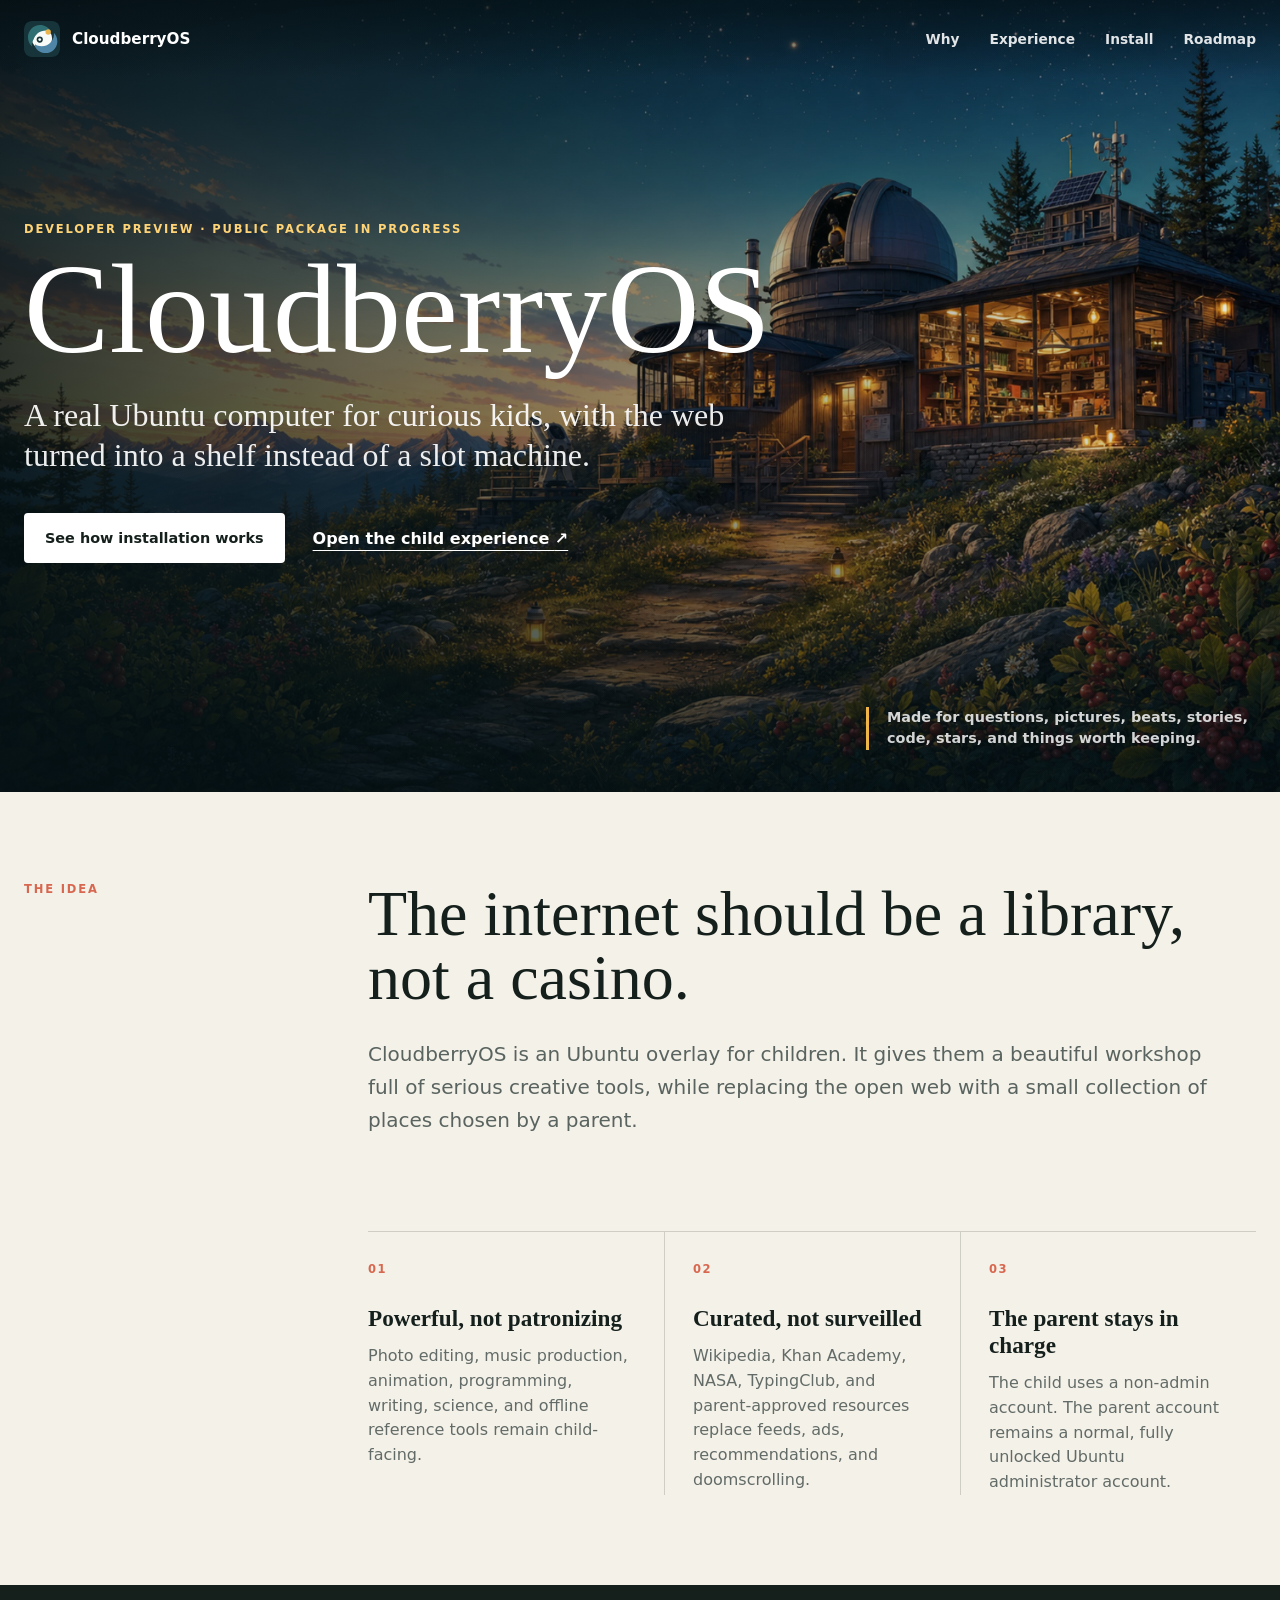
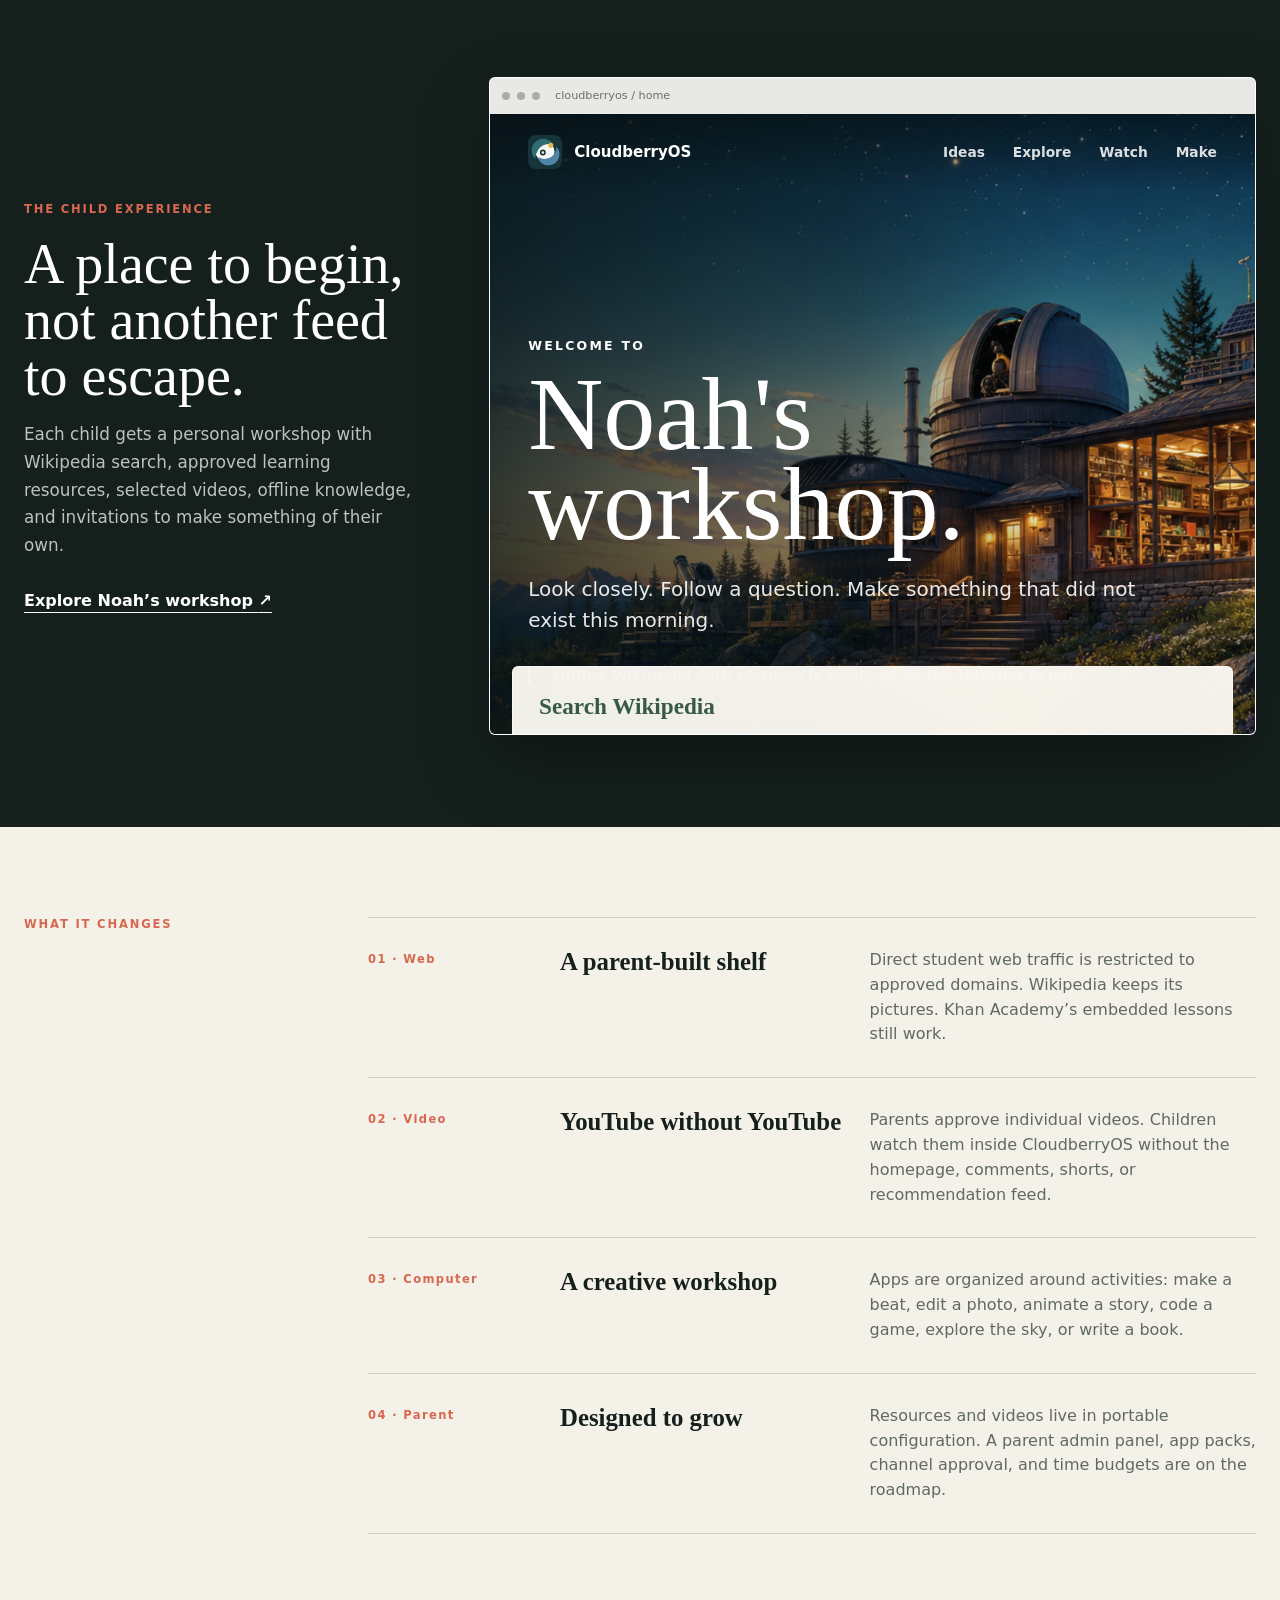
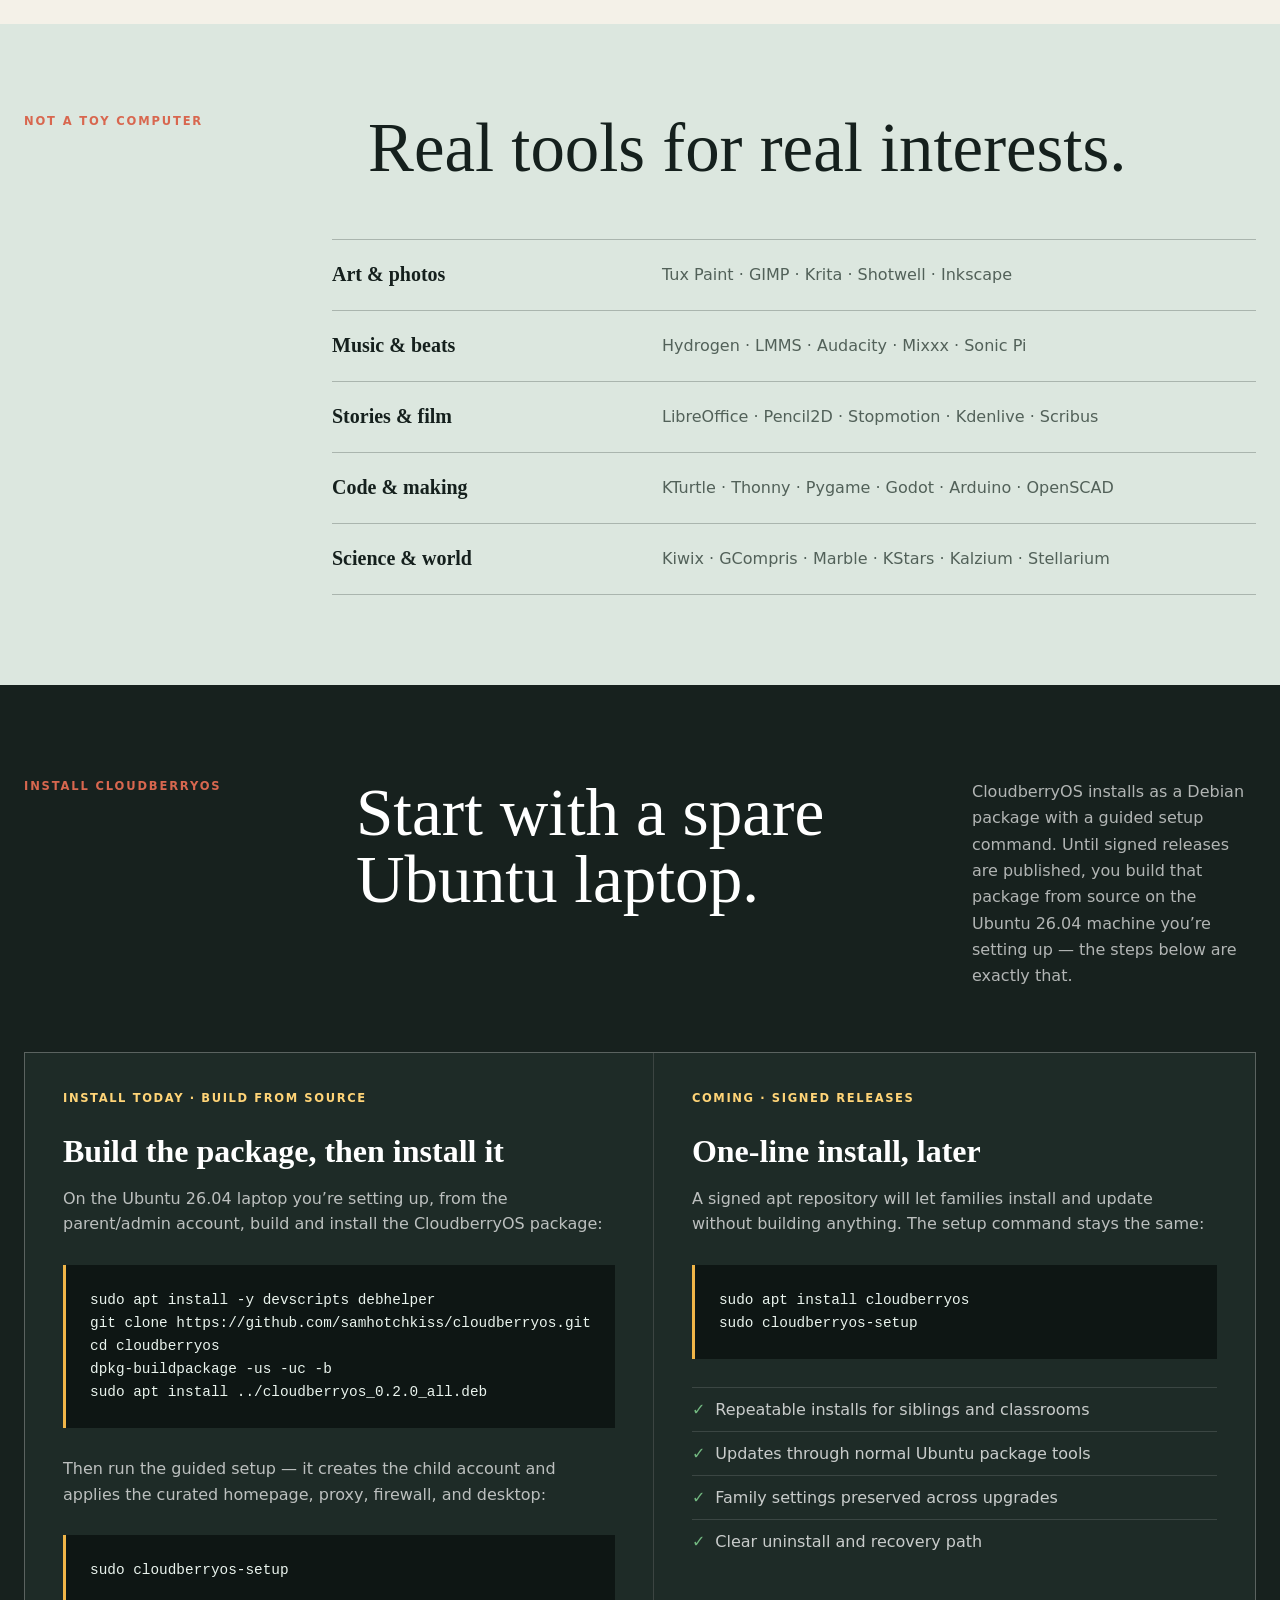
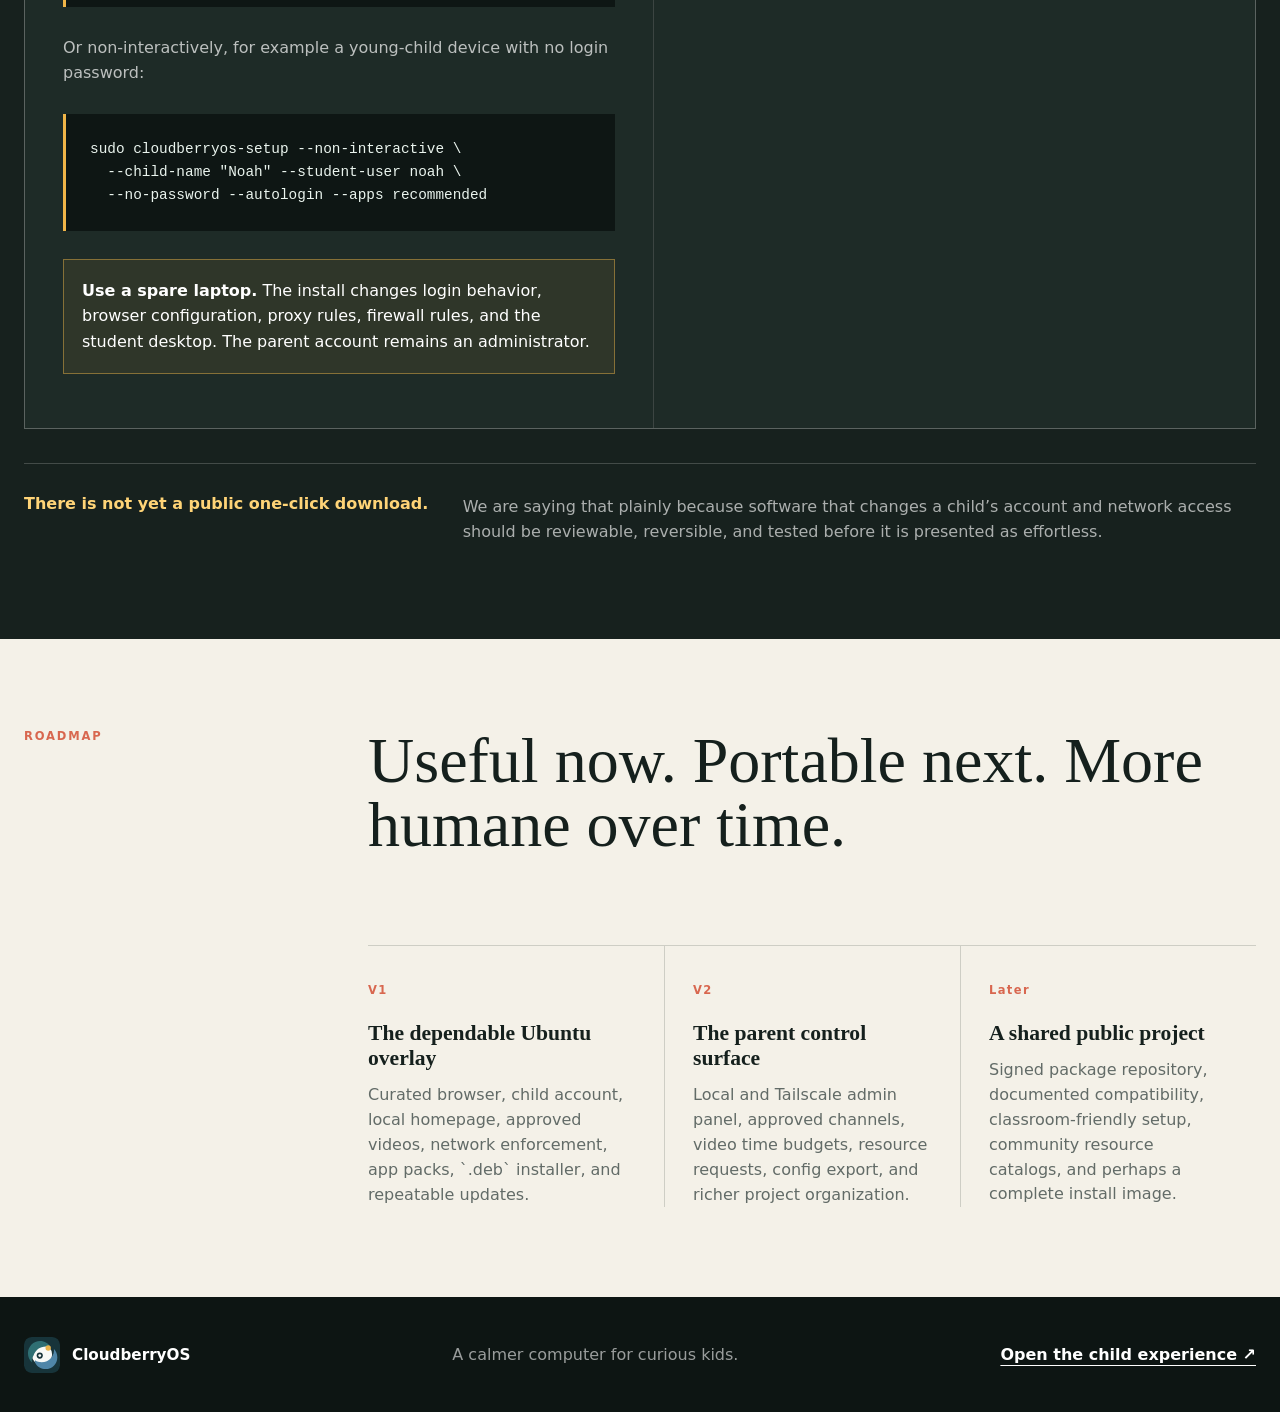
<file: index.html>
<!doctype html>
<html lang="en">
<head>
  <meta charset="utf-8" />
  <meta name="viewport" content="width=device-width, initial-scale=1" />
  <meta name="description" content="CloudberryOS turns Ubuntu into a calm, creative computer for children, with a curated web and a fully unlocked parent account." />
  <title>CloudberryOS — Ubuntu for curious kids</title>
  <meta name="theme-color" content="#17343a" />
  <link rel="canonical" href="https://cloudberryos.org/" />

  <!-- Open Graph / social share card -->
  <meta property="og:type" content="website" />
  <meta property="og:site_name" content="CloudberryOS" />
  <meta property="og:title" content="CloudberryOS — a calm computer for curious kids" />
  <meta property="og:description" content="A curated Ubuntu computer for kids: the web as a shelf, not a slot machine. A curated homepage, parent-approved videos, and real creative tools." />
  <meta property="og:url" content="https://cloudberryos.org/" />
  <meta property="og:image" content="https://cloudberryos.org/assets/cloudberryos-og.png" />
  <meta property="og:image:type" content="image/png" />
  <meta property="og:image:width" content="1200" />
  <meta property="og:image:height" content="630" />
  <meta property="og:image:alt" content="CloudberryOS — the internet as a library, not a casino" />
  <meta name="twitter:card" content="summary_large_image" />
  <meta name="twitter:title" content="CloudberryOS — a calm computer for curious kids" />
  <meta name="twitter:description" content="A curated Ubuntu computer for kids: the web as a shelf, not a slot machine." />
  <meta name="twitter:image" content="https://cloudberryos.org/assets/cloudberryos-og.png" />

  <link rel="stylesheet" href="/assets/cloudberryos-public.css" />
</head>
<body>
  <header class="hero" id="top">
    <nav class="nav" aria-label="Main navigation">
      <a class="brand" href="#top">
        <img src="/assets/icons/cloudberryos-browser.svg" alt="" />
        <span>CloudberryOS</span>
      </a>
      <div class="nav-links">
        <a href="#why">Why</a>
        <a href="#experience">Experience</a>
        <a href="#install">Install</a>
        <a href="#roadmap">Roadmap</a>
      </div>
    </nav>

    <div class="hero-copy">
      <p class="status">Developer preview · Public package in progress</p>
      <h1>CloudberryOS</h1>
      <p class="hero-lede">A real Ubuntu computer for curious kids, with the web turned into a shelf instead of a slot machine.</p>
      <div class="hero-actions">
        <a class="primary-action" href="#install">See how installation works</a>
        <a class="text-action" href="/home/index.html">Open the child experience <span aria-hidden="true">↗</span></a>
      </div>
    </div>

    <p class="hero-note">Made for questions, pictures, beats, stories, code, stars, and things worth keeping.</p>
  </header>

  <main>
    <section class="manifesto" id="why">
      <div class="section-label">The idea</div>
      <div class="manifesto-copy">
        <h2>The internet should be a library, not a casino.</h2>
        <p>CloudberryOS is an Ubuntu overlay for children. It gives them a beautiful workshop full of serious creative tools, while replacing the open web with a small collection of places chosen by a parent.</p>
      </div>
      <div class="principles">
        <article>
          <span>01</span>
          <h3>Powerful, not patronizing</h3>
          <p>Photo editing, music production, animation, programming, writing, science, and offline reference tools remain child-facing.</p>
        </article>
        <article>
          <span>02</span>
          <h3>Curated, not surveilled</h3>
          <p>Wikipedia, Khan Academy, NASA, TypingClub, and parent-approved resources replace feeds, ads, recommendations, and doomscrolling.</p>
        </article>
        <article>
          <span>03</span>
          <h3>The parent stays in charge</h3>
          <p>The child uses a non-admin account. The parent account remains a normal, fully unlocked Ubuntu administrator account.</p>
        </article>
      </div>
    </section>

    <section class="experience" id="experience">
      <div class="experience-copy">
        <p class="eyebrow">The child experience</p>
        <h2>A place to begin, not another feed to escape.</h2>
        <p>Each child gets a personal workshop with Wikipedia search, approved learning resources, selected videos, offline knowledge, and invitations to make something of their own.</p>
        <a href="/home/index.html">Explore Noah’s workshop <span aria-hidden="true">↗</span></a>
      </div>
      <div class="browser-preview" aria-label="Preview of the CloudberryOS child homepage">
        <div class="browser-bar" aria-hidden="true">
          <span></span><span></span><span></span>
          <p>cloudberryos / home</p>
        </div>
        <iframe src="/home/index.html" title="Noah's CloudberryOS workshop" loading="lazy"></iframe>
      </div>
    </section>

    <section class="what-it-does">
      <div class="section-label">What it changes</div>
      <div class="feature-rows">
        <article>
          <p>01 · Web</p>
          <h3>A parent-built shelf</h3>
          <span>Direct student web traffic is restricted to approved domains. Wikipedia keeps its pictures. Khan Academy’s embedded lessons still work.</span>
        </article>
        <article>
          <p>02 · Video</p>
          <h3>YouTube without YouTube</h3>
          <span>Parents approve individual videos. Children watch them inside CloudberryOS without the homepage, comments, shorts, or recommendation feed.</span>
        </article>
        <article>
          <p>03 · Computer</p>
          <h3>A creative workshop</h3>
          <span>Apps are organized around activities: make a beat, edit a photo, animate a story, code a game, explore the sky, or write a book.</span>
        </article>
        <article>
          <p>04 · Parent</p>
          <h3>Designed to grow</h3>
          <span>Resources and videos live in portable configuration. A parent admin panel, app packs, channel approval, and time budgets are on the roadmap.</span>
        </article>
      </div>
    </section>

    <section class="apps">
      <div class="apps-heading">
        <p class="eyebrow">Not a toy computer</p>
        <h2>Real tools for real interests.</h2>
      </div>
      <div class="app-groups">
        <div><span>Art & photos</span><p>Tux Paint · GIMP · Krita · Shotwell · Inkscape</p></div>
        <div><span>Music & beats</span><p>Hydrogen · LMMS · Audacity · Mixxx · Sonic Pi</p></div>
        <div><span>Stories & film</span><p>LibreOffice · Pencil2D · Stopmotion · Kdenlive · Scribus</p></div>
        <div><span>Code & making</span><p>KTurtle · Thonny · Pygame · Godot · Arduino · OpenSCAD</p></div>
        <div><span>Science & world</span><p>Kiwix · GCompris · Marble · KStars · Kalzium · Stellarium</p></div>
      </div>
    </section>

    <section class="install" id="install">
      <div class="install-heading">
        <p class="eyebrow">Install CloudberryOS</p>
        <h2>Start with a spare Ubuntu laptop.</h2>
        <p>CloudberryOS installs as a Debian package with a guided setup command. Until signed releases are published, you build that package from source on the Ubuntu 26.04 machine you’re setting up — the steps below are exactly that.</p>
      </div>

      <div class="install-grid">
        <article class="available-now">
          <div class="install-state">Install today · Build from source</div>
          <h3>Build the package, then install it</h3>
          <p>On the Ubuntu 26.04 laptop you’re setting up, from the parent/admin account, build and install the CloudberryOS package:</p>
          <pre><code>sudo apt install -y devscripts debhelper
git clone https://github.com/samhotchkiss/cloudberryos.git
cd cloudberryos
dpkg-buildpackage -us -uc -b
sudo apt install ../cloudberryos_0.2.0_all.deb</code></pre>
          <p>Then run the guided setup — it creates the child account and applies the curated homepage, proxy, firewall, and desktop:</p>
          <pre><code>sudo cloudberryos-setup</code></pre>
          <p>Or non-interactively, for example a young-child device with no login password:</p>
          <pre><code>sudo cloudberryos-setup --non-interactive \
  --child-name "Noah" --student-user noah \
  --no-password --autologin --apps recommended</code></pre>
          <p class="warning"><strong>Use a spare laptop.</strong> The install changes login behavior, browser configuration, proxy rules, firewall rules, and the student desktop. The parent account remains an administrator.</p>
        </article>

        <article class="package-next">
          <div class="install-state">Coming · Signed releases</div>
          <h3>One-line install, later</h3>
          <p>A signed apt repository will let families install and update without building anything. The setup command stays the same:</p>
          <pre><code>sudo apt install cloudberryos
sudo cloudberryos-setup</code></pre>
          <ul>
            <li>Repeatable installs for siblings and classrooms</li>
            <li>Updates through normal Ubuntu package tools</li>
            <li>Family settings preserved across upgrades</li>
            <li>Clear uninstall and recovery path</li>
          </ul>
        </article>
      </div>

      <div class="install-truth">
        <strong>There is not yet a public one-click download.</strong>
        <span>We are saying that plainly because software that changes a child’s account and network access should be reviewable, reversible, and tested before it is presented as effortless.</span>
      </div>
    </section>

    <section class="roadmap" id="roadmap">
      <div class="section-label">Roadmap</div>
      <div class="roadmap-intro">
        <h2>Useful now. Portable next. More humane over time.</h2>
      </div>
      <div class="roadmap-columns">
        <article>
          <p>V1</p>
          <h3>The dependable Ubuntu overlay</h3>
          <span>Curated browser, child account, local homepage, approved videos, network enforcement, app packs, `.deb` installer, and repeatable updates.</span>
        </article>
        <article>
          <p>V2</p>
          <h3>The parent control surface</h3>
          <span>Local and Tailscale admin panel, approved channels, video time budgets, resource requests, config export, and richer project organization.</span>
        </article>
        <article>
          <p>Later</p>
          <h3>A shared public project</h3>
          <span>Signed package repository, documented compatibility, classroom-friendly setup, community resource catalogs, and perhaps a complete install image.</span>
        </article>
      </div>
    </section>
  </main>

  <footer>
    <a class="brand" href="#top">
      <img src="/assets/icons/cloudberryos-browser.svg" alt="" />
      <span>CloudberryOS</span>
    </a>
    <p>A calmer computer for curious kids.</p>
    <a href="/home/index.html">Open the child experience ↗</a>
  </footer>
</body>
</html>
</file>
<file: assets/cloudberryos-public.css>
:root {
  --ink: #15201d;
  --paper: #f4f1e8;
  --cream: #fffdf7;
  --forest: #315642;
  --lake: #176b78;
  --sun: #f0b548;
  --coral: #d8674f;
  --berry: #963f5d;
  --line: rgba(21, 32, 29, 0.17);
}

* { box-sizing: border-box; }
html { scroll-behavior: smooth; }
body {
  margin: 0;
  color: var(--ink);
  background: var(--paper);
  font-family: Inter, "Aptos", "Segoe UI", system-ui, sans-serif;
}
a { color: inherit; }

.hero {
  position: relative;
  min-height: 88vh;
  color: #fff;
  background:
    linear-gradient(90deg, rgba(5, 17, 20, 0.84), rgba(5, 17, 20, 0.33) 58%, rgba(5, 17, 20, 0.08)),
    linear-gradient(0deg, rgba(5, 17, 20, 0.66), transparent 45%),
    url("cloudberryos-wallpaper-3840.webp") center / cover;
  background-color: #132339;
}

.nav {
  display: flex;
  align-items: center;
  justify-content: space-between;
  gap: 32px;
  min-height: 78px;
  padding: 0 max(24px, calc((100% - 1320px) / 2));
  background: linear-gradient(180deg, rgba(4, 13, 16, 0.65), transparent);
}

.brand {
  display: inline-flex;
  align-items: center;
  gap: 12px;
  font-size: 0.95rem;
  font-weight: 850;
  text-decoration: none;
}
.brand img { width: 36px; height: 36px; border-radius: 7px; }
.nav-links { display: flex; gap: 30px; }
.nav-links a {
  color: rgba(255, 255, 255, 0.88);
  font-size: 0.86rem;
  font-weight: 750;
  text-decoration: none;
}
.nav-links a:hover,
.nav-links a:focus-visible { color: #fff; text-decoration: underline; text-underline-offset: 6px; }

.hero-copy {
  width: min(1320px, calc(100% - 48px));
  margin: 0 auto;
  padding: 16vh 0 15vh;
}
.status,
.eyebrow,
.section-label {
  margin: 0;
  color: var(--coral);
  font-size: 0.72rem;
  font-weight: 900;
  text-transform: uppercase;
  letter-spacing: 0.16em;
}
.hero .status { color: #ffd477; }
h1,
h2,
h3 { letter-spacing: 0; }
h1 {
  margin: 18px 0 0;
  font-family: Georgia, "Times New Roman", serif;
  font-size: 8rem;
  font-weight: 500;
  line-height: 0.87;
}
.hero-lede {
  max-width: 720px;
  margin: 30px 0 0;
  color: rgba(255, 255, 255, 0.92);
  font-family: Georgia, "Times New Roman", serif;
  font-size: 2rem;
  line-height: 1.25;
}
.hero-actions { display: flex; align-items: center; gap: 28px; margin-top: 38px; }
.primary-action {
  display: inline-flex;
  align-items: center;
  min-height: 50px;
  padding: 0 19px;
  border: 2px solid #fff;
  border-radius: 4px;
  color: var(--ink);
  background: #fff;
  font-size: 0.9rem;
  font-weight: 850;
  text-decoration: none;
}
.primary-action:hover,
.primary-action:focus-visible { color: #fff; background: var(--berry); border-color: var(--berry); }
.text-action { color: #fff; font-weight: 800; text-decoration: underline; text-underline-offset: 6px; }
.hero-note {
  position: absolute;
  right: max(24px, calc((100% - 1320px) / 2));
  bottom: 42px;
  max-width: 390px;
  margin: 0;
  padding-left: 18px;
  border-left: 3px solid var(--sun);
  color: rgba(255, 255, 255, 0.82);
  font-size: 0.9rem;
  font-weight: 700;
  line-height: 1.5;
}

.manifesto,
.what-it-does,
.roadmap {
  width: min(1320px, calc(100% - 48px));
  margin: 0 auto;
  padding: 90px 0;
}
.manifesto {
  display: grid;
  grid-template-columns: 0.25fr 0.75fr;
  gap: 48px;
}
.manifesto-copy h2,
.apps-heading h2,
.install-heading h2,
.roadmap-intro h2,
.experience-copy h2 {
  margin: 0;
  font-family: Georgia, "Times New Roman", serif;
  font-size: 4rem;
  font-weight: 500;
  line-height: 1;
}
.manifesto-copy > p {
  max-width: 850px;
  margin: 28px 0 0;
  color: #59635f;
  font-size: 1.25rem;
  line-height: 1.65;
}
.principles {
  grid-column: 2;
  display: grid;
  grid-template-columns: repeat(3, 1fr);
  margin-top: 46px;
  border-top: 1px solid var(--line);
}
.principles article { padding: 26px 28px 0 0; }
.principles article + article { padding-left: 28px; border-left: 1px solid var(--line); }
.principles span,
.feature-rows article > p,
.roadmap-columns article > p {
  color: var(--coral);
  font-size: 0.72rem;
  font-weight: 900;
  letter-spacing: 0.12em;
}
.principles h3 { margin: 28px 0 12px; font-family: Georgia, serif; font-size: 1.45rem; }
.principles p { margin: 0; color: #626b67; line-height: 1.55; }

.experience {
  display: grid;
  grid-template-columns: minmax(300px, 0.34fr) minmax(0, 0.66fr);
  gap: 70px;
  align-items: center;
  padding: 92px max(24px, calc((100% - 1320px) / 2));
  color: #fff;
  background: var(--ink);
}
.experience-copy h2 { margin-top: 20px; font-size: 3.5rem; }
.experience-copy > p:not(.eyebrow) { color: rgba(255, 255, 255, 0.72); font-size: 1.05rem; line-height: 1.65; }
.experience-copy > a { display: inline-block; margin-top: 14px; color: #fff; font-weight: 800; text-underline-offset: 6px; }
.browser-preview { overflow: hidden; border: 1px solid rgba(255, 255, 255, 0.25); border-radius: 6px; background: #fff; box-shadow: 0 28px 70px rgba(0, 0, 0, 0.32); }
.browser-bar { display: flex; align-items: center; gap: 7px; height: 36px; padding: 0 12px; color: #69716d; background: #e8e9e5; }
.browser-bar span { width: 8px; height: 8px; border-radius: 50%; background: #a8ada9; }
.browser-bar p { margin: 0 0 0 8px; font-size: 0.7rem; }
.browser-preview iframe { display: block; width: 100%; height: 620px; border: 0; background: var(--paper); }

.what-it-does { display: grid; grid-template-columns: 0.25fr 0.75fr; gap: 48px; }
.feature-rows { border-top: 1px solid var(--line); }
.feature-rows article { display: grid; grid-template-columns: 0.2fr 0.34fr 0.46fr; gap: 24px; padding: 30px 0; border-bottom: 1px solid var(--line); }
.feature-rows article > p { margin: 4px 0 0; }
.feature-rows h3 { margin: 0; font-family: Georgia, serif; font-size: 1.55rem; }
.feature-rows span { color: #606964; line-height: 1.55; }

.apps { padding: 90px max(24px, calc((100% - 1320px) / 2)); background: #dce7df; }
.apps-heading { display: grid; grid-template-columns: 0.25fr 0.75fr; gap: 48px; }
.apps-heading h2 { font-size: 4.3rem; }
.app-groups { margin: 56px 0 0 25%; border-top: 1px solid rgba(21, 32, 29, 0.25); }
.app-groups div { display: grid; grid-template-columns: 0.34fr 0.66fr; gap: 24px; padding: 23px 0; border-bottom: 1px solid rgba(21, 32, 29, 0.25); }
.app-groups span { font-family: Georgia, serif; font-size: 1.25rem; font-weight: 650; }
.app-groups p { margin: 0; color: #526159; line-height: 1.5; }

.install { padding: 94px max(24px, calc((100% - 1320px) / 2)); color: #fff; background: #17211e; }
.install-heading { display: grid; grid-template-columns: 0.25fr 0.5fr 0.25fr; gap: 48px; }
.install-heading h2 { grid-column: 2; font-size: 4.2rem; }
.install-heading > p:last-child { margin: 0; color: rgba(255, 255, 255, 0.67); line-height: 1.65; }
.install-grid { display: grid; grid-template-columns: 1fr 1fr; gap: 1px; margin-top: 62px; background: rgba(255, 255, 255, 0.16); border: 1px solid rgba(255, 255, 255, 0.16); }
.install-grid article { padding: 38px; background: #1e2b27; }
.install-state { color: #ffd477; font-size: 0.72rem; font-weight: 900; text-transform: uppercase; letter-spacing: 0.14em; }
.install-grid h3 { margin: 28px 0 14px; font-family: Georgia, serif; font-size: 2rem; }
.install-grid article > p { color: rgba(255, 255, 255, 0.7); line-height: 1.6; }
pre { overflow-x: auto; margin: 28px 0; padding: 24px; border-left: 3px solid var(--sun); color: #eaf4ee; background: #0e1614; font-size: 0.9rem; line-height: 1.6; }
.warning { padding: 18px; border: 1px solid rgba(240, 181, 72, 0.45); color: #fff !important; background: rgba(240, 181, 72, 0.08); }
.package-next ul { margin: 26px 0 0; padding: 0; list-style: none; }
.package-next li { padding: 12px 0; border-top: 1px solid rgba(255, 255, 255, 0.13); color: rgba(255, 255, 255, 0.76); }
.package-next li::before { content: "✓"; margin-right: 10px; color: #73b981; }
.install-truth { display: grid; grid-template-columns: 0.34fr 0.66fr; gap: 30px; margin-top: 34px; padding-top: 30px; border-top: 1px solid rgba(255, 255, 255, 0.19); }
.install-truth strong { color: #ffd477; }
.install-truth span { color: rgba(255, 255, 255, 0.64); line-height: 1.6; }

.roadmap { display: grid; grid-template-columns: 0.25fr 0.75fr; gap: 48px; }
.roadmap-intro h2 { max-width: 850px; }
.roadmap-columns { grid-column: 2; display: grid; grid-template-columns: repeat(3, 1fr); margin-top: 40px; border-top: 1px solid var(--line); }
.roadmap-columns article { padding: 26px 28px 0 0; }
.roadmap-columns article + article { padding-left: 28px; border-left: 1px solid var(--line); }
.roadmap-columns h3 { margin: 24px 0 12px; font-family: Georgia, serif; font-size: 1.35rem; }
.roadmap-columns span { color: #626b67; line-height: 1.55; }

footer { display: flex; align-items: center; justify-content: space-between; gap: 24px; padding: 32px max(24px, calc((100% - 1320px) / 2)); color: #fff; background: #0d1513; }
footer p { color: rgba(255, 255, 255, 0.58); }
footer > a:last-child { font-weight: 750; text-underline-offset: 5px; }

@media (max-width: 900px) {
  h1 { font-size: 6rem; }
  .hero-lede { font-size: 1.65rem; }
  .manifesto,
  .what-it-does,
  .roadmap,
  .experience,
  .install-heading,
  .apps-heading { grid-template-columns: 1fr; }
  .manifesto-copy h2,
  .apps-heading h2,
  .install-heading h2,
  .roadmap-intro h2 { font-size: 3.3rem; }
  .principles,
  .roadmap-columns { grid-column: 1; }
  .experience { gap: 46px; }
  .browser-preview iframe { height: 520px; }
  .feature-rows article { grid-template-columns: 0.2fr 0.8fr; }
  .feature-rows article span { grid-column: 2; }
  .app-groups { margin-left: 0; }
  .install-heading h2 { grid-column: 1; }
  .install-grid { grid-template-columns: 1fr; }
}

@media (max-width: 620px) {
  .nav { min-height: 68px; padding-inline: 16px; }
  .nav-links { gap: 16px; }
  .nav-links a:nth-child(1),
  .nav-links a:nth-child(2) { display: none; }
  .hero { min-height: 820px; background-position: 65% center; }
  .hero-copy { width: calc(100% - 32px); padding: 120px 0 210px; }
  h1 { font-size: 4.2rem; }
  .hero-lede { font-size: 1.35rem; }
  .hero-actions { align-items: flex-start; flex-direction: column; gap: 20px; }
  .hero-note { right: 16px; bottom: 26px; left: 16px; }
  .manifesto,
  .what-it-does,
  .roadmap { width: calc(100% - 32px); padding: 62px 0; }
  .manifesto-copy h2,
  .apps-heading h2,
  .install-heading h2,
  .roadmap-intro h2,
  .experience-copy h2 { font-size: 2.55rem; }
  .manifesto-copy > p { font-size: 1.05rem; }
  .principles,
  .roadmap-columns { grid-template-columns: 1fr; }
  .principles article,
  .principles article + article,
  .roadmap-columns article,
  .roadmap-columns article + article { padding: 28px 0; border-left: 0; border-bottom: 1px solid var(--line); }
  .experience,
  .apps,
  .install { padding: 62px 16px; }
  .browser-preview iframe { height: 480px; }
  .feature-rows article { grid-template-columns: 1fr; }
  .feature-rows article span { grid-column: 1; }
  .app-groups div { grid-template-columns: 1fr; gap: 8px; }
  .install-grid article { padding: 26px 20px; }
  pre { padding: 18px 15px; font-size: 0.75rem; }
  .install-truth { grid-template-columns: 1fr; }
  footer { align-items: flex-start; flex-direction: column; }
}

@media (prefers-reduced-motion: reduce) {
  html { scroll-behavior: auto; }
}
</file>
